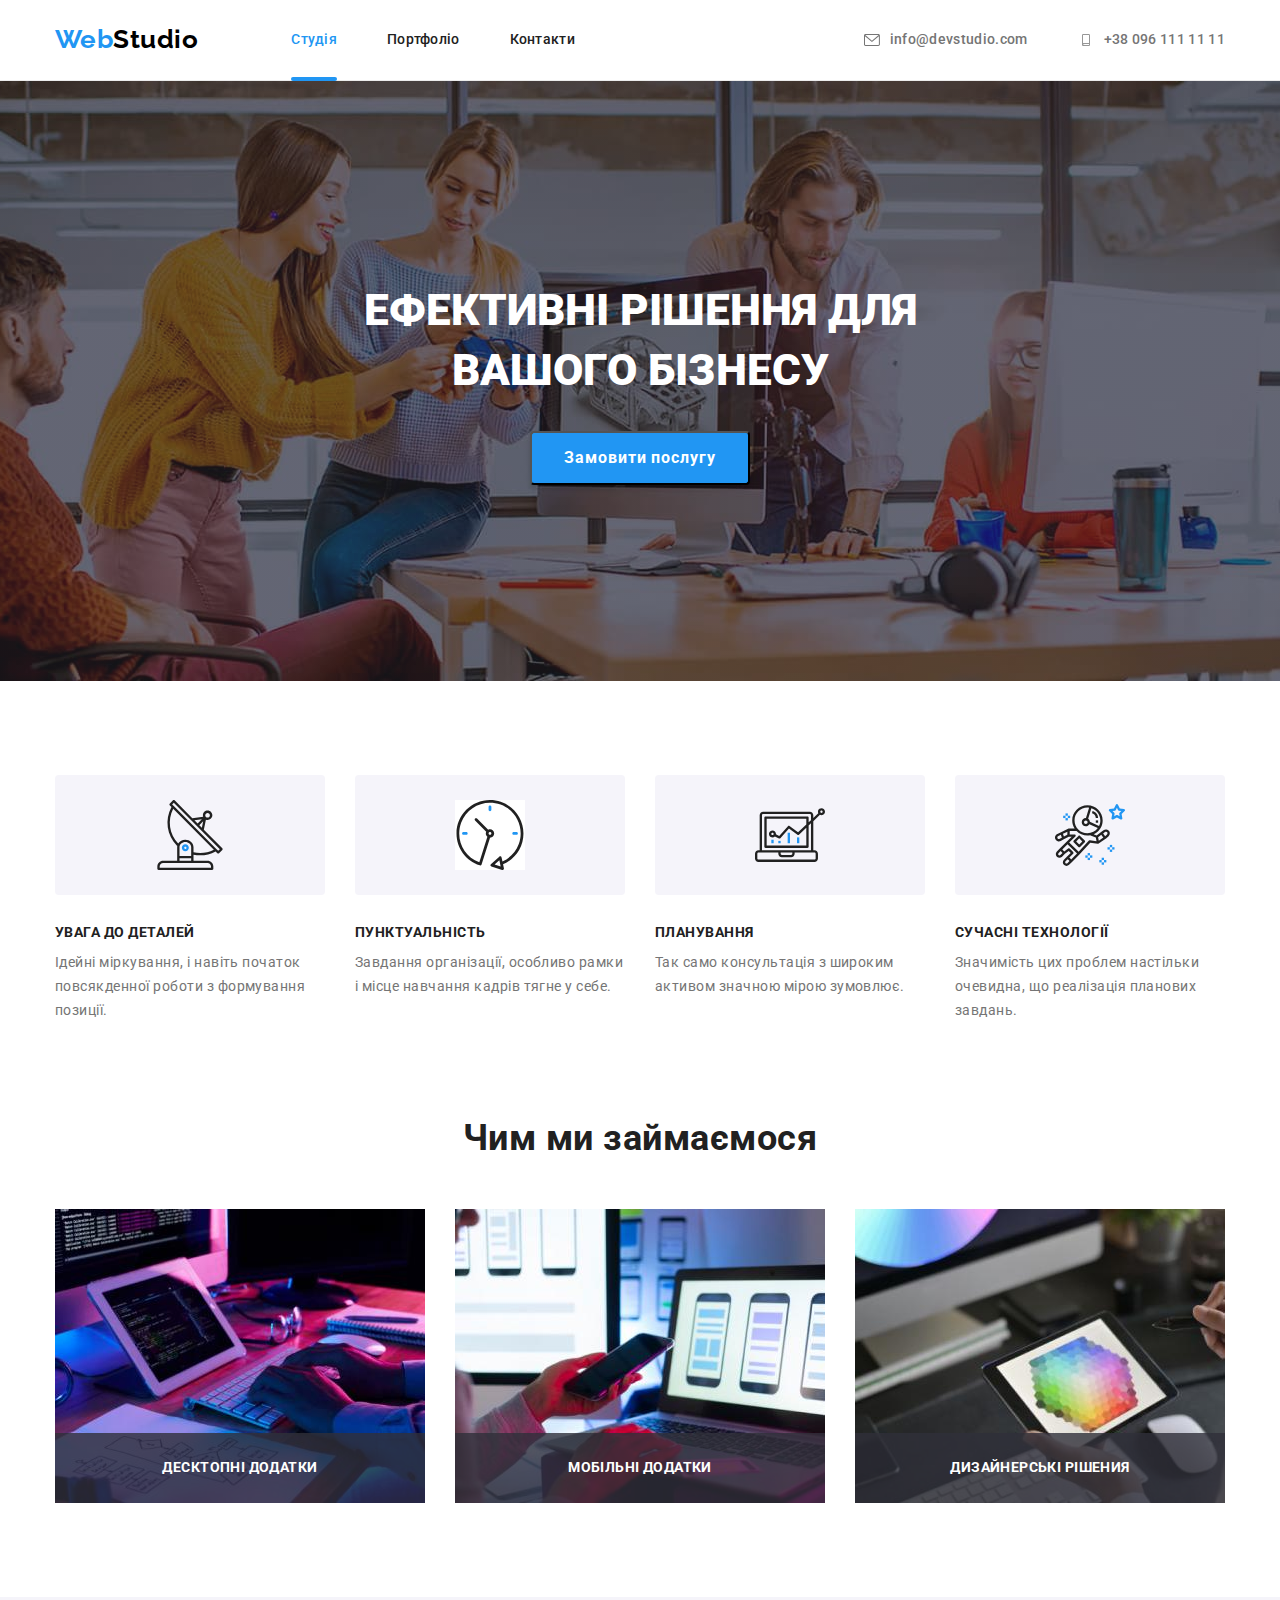
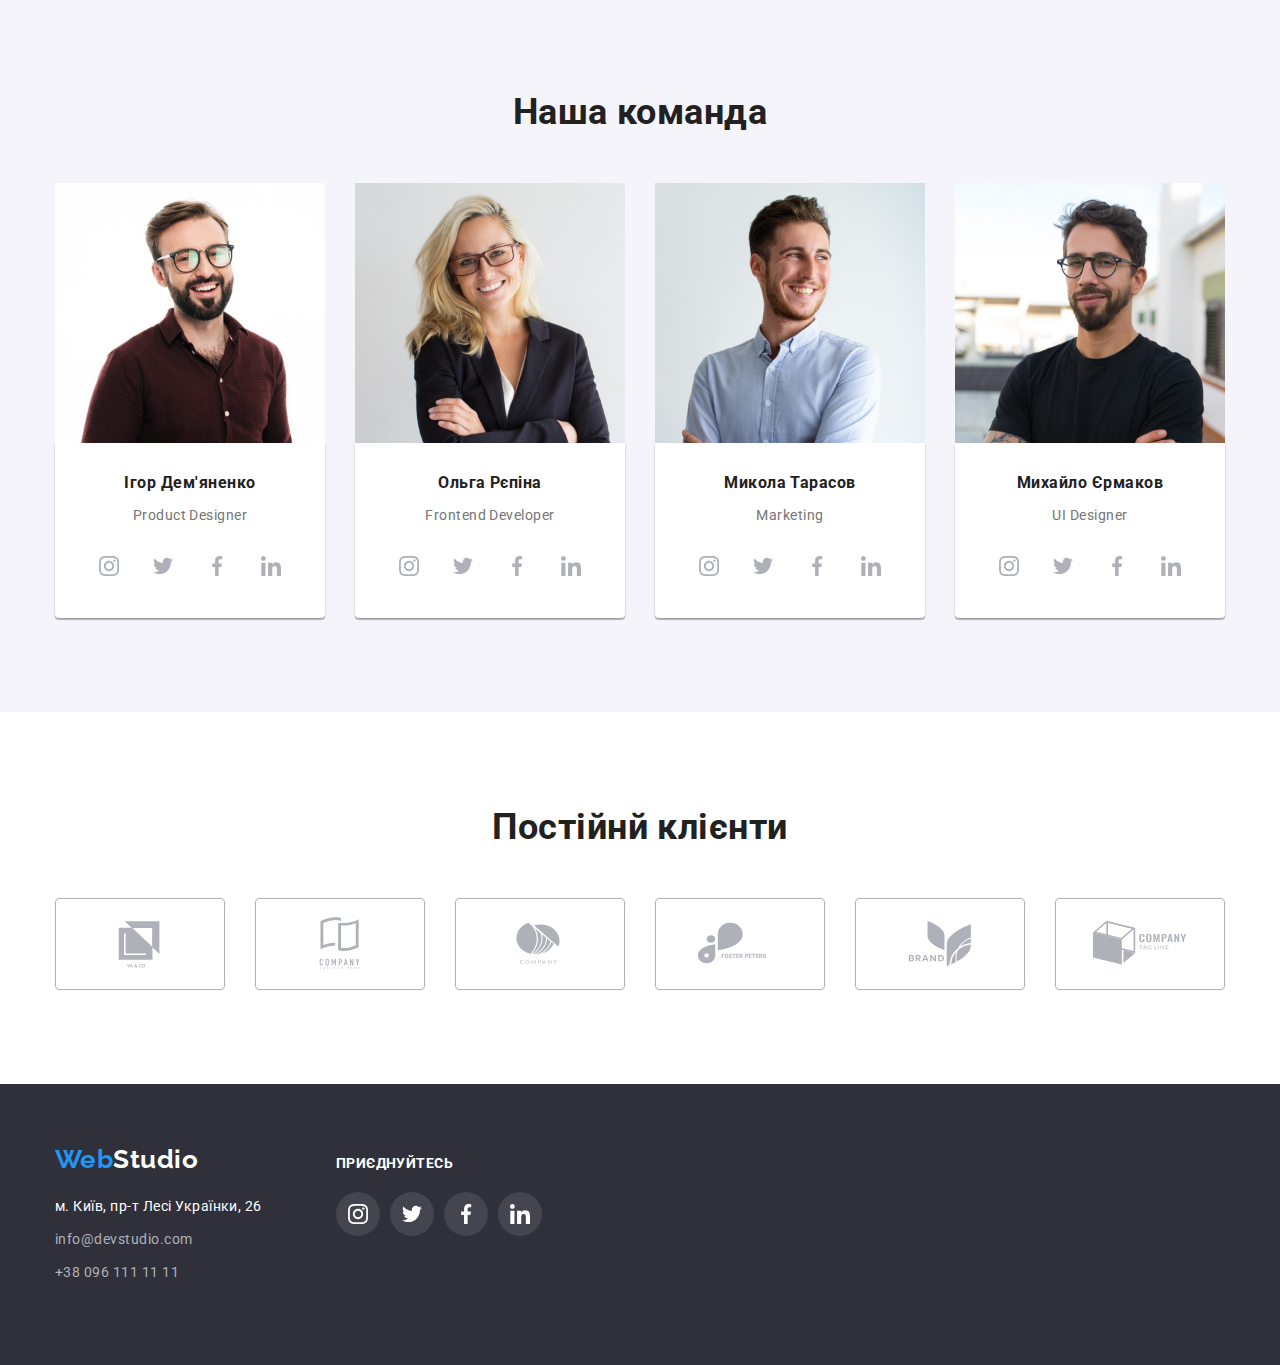
<file: index.html>
<!DOCTYPE html>
<html lang="uk">
<head>
    <meta charset="UTF-8">
    <meta http-equiv="X-UA-Compatible" content="IE=edge">
    <meta name="viewport" content="width=device-width, initial-scale=1.0">
    <title>Document</title>
    <link href="https://fonts.googleapis.com/css2?family=Raleway:wght@700&family=Roboto:wght@400;500;700;900&display=swap"
        rel="stylesheet"/>
    <link rel="stylesheet" href="https://cdnjs.cloudflare.com/ajax/libs/modern-normalize/1.1.0/modern-normalize.min.css" />  
    
    <link rel="stylesheet" href="./css/styles.css" />
</head>
<body>
    <!--Шапка сайта-->
    <header class="header-studio">
        <div class="container main-nav">
         <nav class="main-nav">
            <a href="./index.html" class="header-logo"> <span class="web">Web</span>Studio</a>
        <ul class="site-nav list">
            <li class="item"><a href="./index.html" class="link current">Студія</a></li>
            <li class="item" ><a href="./portfolio.html" class="link">Портфоліо</a></li>
            <li class="item" ><a href="" class="link">Контакти</a></li>
        </ul>
        </nav>
        
        <ul class="auth-nav list">
            <li class="item"><a href="./index.html" class="link mail">
                <svg class="contact-icon" width="16" height="12">
                    <use href="./images/sprite.svg#envelope"></use>
                </svg>
                info@devstudio.com</a></li>
            <li class="item" ><a href="./index.html" class="link phone">
                <svg class="contact-icon" width="16" height="12">
                    <use href="./images/sprite.svg#smartphone"></use>
                </svg>
                +38 096 111 11 11</a></li>
        </ul>
        </div>
    </header>
    <!--Основной контент-->
    <main>
   <section class="hero">
    <div class="container">
    
        <h1 class="hero-title" >ЕФЕКТИВНІ РІШЕННЯ ДЛЯ ВАШОГО БІЗНЕСУ</h1>
        <button data-modal-open type="button" class="btn">Замовити послугу</button> 

    </div>
    </section>
    <section class="section-dev">
        <div class="container dev">
        <!--Особенности работы-->
        <h2 hidden >Наші особливості</h2>
        <ul class="title">
            <li class="features icon-antenna" >
                <h3 class="section">УВАГА ДО ДЕТАЛЕЙ</h3>
                <p class="text">Ідейні міркування, і навіть початок повсякденної роботи з формування позиції.</p>
            </li>
            <li class="features icon-clock" >
                <h3 class="section">ПУНКТУАЛЬНІСТЬ</h3>
                <p class="text">Завдання організації, особливо рамки і місце навчання кадрів тягне у себе.</p>
            </li>
            <li class="features icon-diagram" >
                <h3 class="section">ПЛАНУВАННЯ</h3>
                <p class="text">Так само консультація з широким активом значною мірою зумовлює.</p>
            </li>
            <li class="features icon-astronaut" >
                <h3 class="section">СУЧАСНІ ТЕХНОЛОГІЇ</h3>
                <p class="text">Значимість цих проблем настільки очевидна, що реалізація планових завдань.</p>
            </li>
        </ul>
        </div>
    </section>
    <!--Блок устройств-->
    <section class="section-work">
        <div class="container">
             <h2 class="title-device">Чим ми займаємося</h2>
        <ul class="device">
            <li class="itn"> 
                 <img src="./images/box1.jpg" alt="pc" width="370">
                <div class="overlay">
                    <p class="overlay-text uppercase">Десктопні додатки</p>
                </div>
            </li>
            <li class="itn">
                 <img src="./images/box2.jpg" alt="mobile" width="370">
                <div class="overlay">
                    <p class="overlay-text uppercase">Мобільні додатки</p>
                </div>
            </li>
            <li class="itn">
                 <img src="./images/box3.jpg" alt="tablet" width="370">
                <div class="overlay">
                    <p class="overlay-text uppercase">Дизайнерські рішения</p>
                </div>
            </li>
       </ul>
    </div>
    </section>
    <!--Работники-->
    <section class="section-hum">
        <div class="container">
             <h2 class="title-human">Наша команда</h2>

        <ul class="human" >
            <li class="human-li" >
                  <img src="./images/img1.jpg" alt="demyanenko" class="photo" width="270">
                 <div class="content-wrapper">
                  <h3 class="section-name">Ігор Дем'яненко</h3>
                  <p class="text">Product Designer</p>
                  <ul class="soc-list-list">
                    <li class="soc-list">
                        <a href="" class="soc-list-link" aria-label="instagram">
                            <svg class="soc-list-icon" width="20" height="20">
                                <use href="./images/sprite.svg#instagram"></use>
                            </svg>
                        </a>
                    </li>
                    <li class="soc-list">
                        <a href="" class="soc-list-link" aria-label="twitter">
                            <svg class="soc-list-icon" width="20" height="20">
                                <use href="./images/sprite.svg#twitter"></use>
                            </svg>
                        </a>
                    </li>
                    <li class="soc-list">
                        <a href="" class="soc-list-link" aria-label="facebook">
                            <svg class="soc-list-icon" width="20" height="20">
                                <use href="./images/sprite.svg#facebook"></use>
                            </svg>
                        </a>
                    </li>
                    <li class="soc-list">
                        <a href="" class="soc-list-link" aria-label="linkedin">
                            <svg class="soc-list-icon" width="20" height="20">
                                <use href="./images/sprite.svg#linkedin"></use>
                            </svg>
                        </a>
                    </li>
                  </ul>
                </div>
             </li>
             <li class="human-li" >
                  <img src="./images/img2.jpg" alt="repina" class="photo" width="270">
                  <div class="content-wrapper">
                  <h3 class="section-name" >Ольга Рєпіна</h3>
                  <p class="text">Frontend Developer</p>
                  <ul class="soc-list-list">
                    <li class="soc-list">
                        <a href="" class="soc-list-link" aria-label="instagram">
                            <svg class="soc-list-icon" width="20" height="20">
                                <use href="./images/sprite.svg#instagram"></use>
                            </svg>
                        </a>
                    </li>
                    <li class="soc-list">
                        <a href="" class="soc-list-link" aria-label="twitter">
                            <svg class="soc-list-icon" width="20" height="20">
                                <use href="./images/sprite.svg#twitter"></use>
                            </svg>
                        </a>
                    </li>
                    <li class="soc-list">
                        <a href="" class="soc-list-link" aria-label="facebook">
                            <svg class="soc-list-icon" width="20" height="20">
                                <use href="./images/sprite.svg#facebook"></use>
                            </svg>
                        </a>
                    </li>
                    <li class="soc-list">
                        <a href="" class="soc-list-link" aria-label="linkedin">
                            <svg class="soc-list-icon" width="20" height="20">
                                <use href="./images/sprite.svg#linkedin"></use>
                            </svg>
                        </a>
                    </li>
                  </ul>
                </div>
             </li>
              <li class="human-li" >
                  <img src="./images/img3.jpg" alt="tarasov" class="photo"  width="270">
                  <div class="content-wrapper">
                  <h3 class="section-name">Микола Тарасов</h3>
                  <p class="text">Marketing</p>
                  <ul class="soc-list-list">
                        <li class="soc-list">
                            <a href="" class="soc-list-link" aria-label="instagram">
                                <svg class="soc-list-icon" width="20" height="20">
                                    <use href="./images/sprite.svg#instagram"></use>
                                </svg>
                            </a>
                        </li>
                        <li class="soc-list">
                            <a href="" class="soc-list-link" aria-label="twitter">
                                <svg class="soc-list-icon" width="20" height="20">
                                    <use href="./images/sprite.svg#twitter"></use>
                               </svg>
                            </a>
                        </li>
                        <li class="soc-list">
                            <a href="" class="soc-list-link" aria-label="facebook">
                               <svg class="soc-list-icon" width="20" height="20">
                                    <use href="./images/sprite.svg#facebook"></use>
                               </svg>
                            </a>
                        </li>
                         <li class="soc-list">
                            <a href="" class="soc-list-link" aria-label="linkedin">
                               <svg class="soc-list-icon" width="20" height="20">
                                   <use href="./images/sprite.svg#linkedin"></use>
                               </svg>
                            </a>
                       </li>
                    </ul>
                    </div>
            </li>
               <li class="human-li">
                  <img src="./images/img4.jpg" alt="ermakov" class="photo"  width="270">
                  <div class="content-wrapper">
                  <h3 class="section-name">Михайло Єрмаков</h3>
                  <p class="text">UI Designer</p>
                  <ul class="soc-list-list">
                    <li class="soc-list">
                        <a href="" class="soc-list-link" aria-label="instagram">
                            <svg class="soc-list-icon" width="20" height="20">
                                <use href="./images/sprite.svg#instagram"></use>
                            </svg>
                        </a>
                    </li>
                    <li class="soc-list">
                        <a href="" class="soc-list-link" aria-label="twitter">
                            <svg class="soc-list-icon" width="20" height="20">
                                <use href="./images/sprite.svg#twitter"></use>
                            </svg>
                        </a>
                    </li>
                    <li class="soc-list">
                        <a href="" class="soc-list-link" aria-label="facebook">
                            <svg class="soc-list-icon" width="20" height="20">
                                <use href="./images/sprite.svg#facebook"></use>
                            </svg>
                        </a>
                    </li>
                    <li class="soc-list">
                        <a href="" class="soc-list-link" aria-label="linkedin">
                            <svg class="soc-list-icon" width="20" height="20">
                                <use href="./images/sprite.svg#linkedin"></use>
                            </svg>
                        </a>
                    </li>
                  </ul>
                </div>
            </li>
            </ul>
        </div>
     </section>
     <!-- Постійні кліенти -->
     <section class="clients">
        <div class="container">
            <h2 class="title-clients">Постійнй клієнти</h2>
            <ul class="clients-list">
                <li class="clients-li">
                    <a class="clients-link" href="http://" aria-label="client ya co">
                        <svg class="clients-icon" width="41" height="47">
                        <use href="./images/sprite.svg#Logo4"></use>
                        </svg>
                        </a>
                </li>

                <li class="clients-li">
                    <a class="clients-link" href="http://" aria-label="client company">
                        <svg class="clients-icon" width="40" height="52">
                            <use href="./images/sprite.svg#Logo3"></use>
                        </svg>
                    </a>
                </li>
                <li class="clients-li">
                    <a class="clients-link" href="http://" aria-label="company client">
                        <svg class="clients-icon" width="43" height="41">
                            <use href="./images/sprite.svg#Logo2"></use>
                        </svg>
                    </a>
                </li>
                <li class="clients-li">
                    <a class="clients-link" href="http://" aria-label="company foster">
                        <svg class="clients-icon" width="84" height="41">
                            <use href="./images/sprite.svg#Logo5"></use>
                        </svg>
                    </a>
                </li>
                <li class="clients-li">
                    <a class="clients-link" href="http://" aria-label="company brand">
                        <svg class="clients-icon" width="62" height="45">
                            <use href="./images/sprite.svg#Logo"></use>
                        </svg>
                    </a>
                </li>
                <li class="clients-li">
                    <a class="clients-link" href="http://" aria-label="company tag">
                        <svg class="clients-icon" width="94" height="44">
                            <use href="./images/sprite.svg#Logo1"></use>
                        </svg>
                    </a>
                </li>
            </ul>
        </div>
     </section>
    </main>
     <!--Адрес-->
     <footer class="footer">
        <div class="container">
            <div class="web-studio">
        <a href="./index.html" class="link-foter">Web<span class="studio">Studio</span></a>
        
       <address>
        <ul class="address-list">
              <li> <a href="https://goo.gl/maps/6qtqJBFyEh22gSjXA" class="link-map">  м. Київ, пр-т Лесі Українки, 26 </a></li>
              <li><a href="./index.html" class="link-mail">info@devstudio.com</a></li>
              <li><a href="tel:+380961111111" class="link-tel">+38 096 111 11 11</a></li>
        </ul>
       </address>
    </div>
    <div class="soc-studio">
        <p class="footer-soc-title">ПРИЄДНУЙТЕСЬ</p>
        <ul class="footer-soc-list">
            <li class="footer-soc-item">
                <a href="" class="footer-soc-link">
                    <svg class="footer-soc-ikon" >
                        <use href="./images/sprite.svg#instagram-f"></use>
                    </svg>
                </a>
            </li>
            <li class="footer-soc-item">
                <a href="" class="footer-soc-link">
                    <svg class="footer-soc-ikon">
                        <use href="./images/sprite.svg#twitter-f"></use>
                    </svg>
                </a>
            </li>
            <li class="footer-soc-item">
                <a href="" class="footer-soc-link">
                    <svg class="footer-soc-ikon" >
                        <use href="./images/sprite.svg#facebook-f"></use>
                    </svg>
                </a>
            </li>
            <li class="footer-soc-item">
                <a href="" class="footer-soc-link">
                    <svg class="footer-soc-ikon" >
                        <use href="./images/sprite.svg#linkedin-f"></use>
                    </svg>
                </a>
            </li>
        </ul>
    </div>
    </div>
     </footer>
    <div class="backdrop is-hidden" data-modal>
        <div class="modal">
            <button class="modal-btn" type="button" data-modal-close>
                <svg class="close-icon">
                    <use href="./images/sprite.svg#close"></use>
                </svg>
            </button>
        </div>
    </div>
    <script src="./js/modal.js"></script>
</body>
</html>
</file>
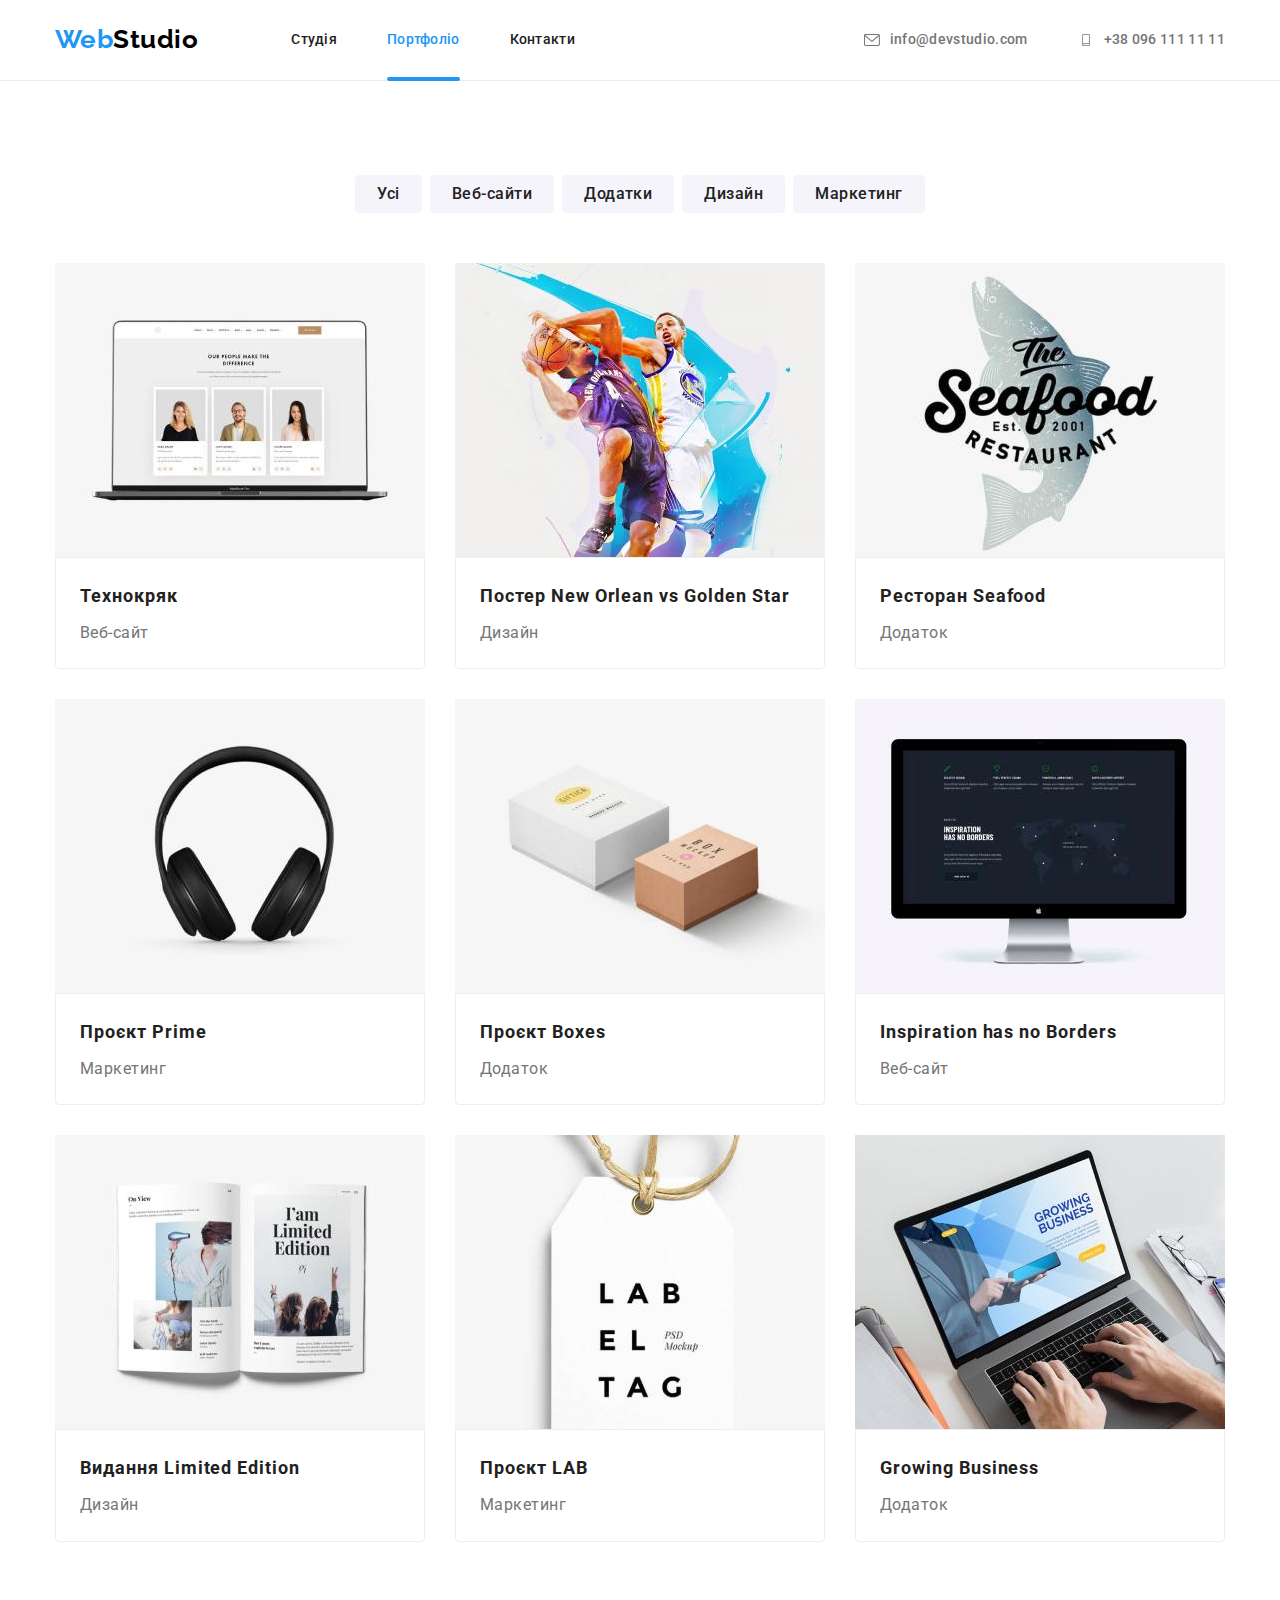
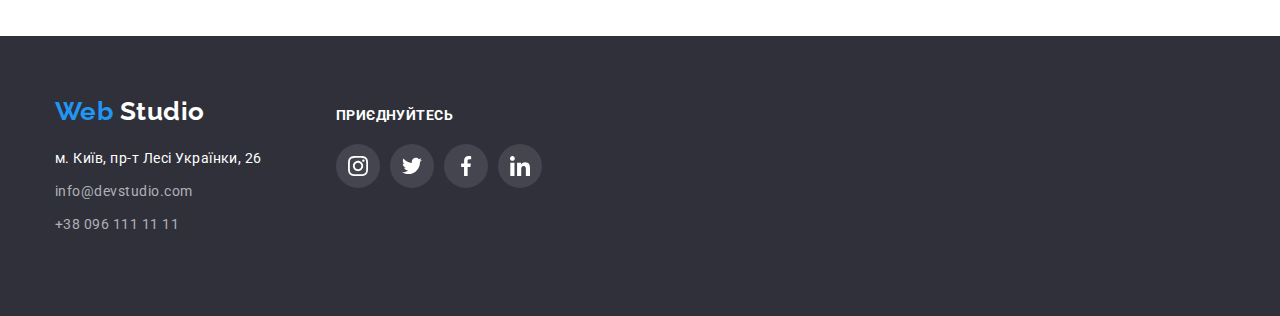
<file: portfolio.html>
<!DOCTYPE html>
<html lang="uk">
<head>
    <meta charset="UTF-8">
    <meta http-equiv="X-UA-Compatible" content="IE=edge">
    <meta name="viewport" content="width=device-width, initial-scale=1.0">
    <title>Document</title>
    <link
        href="https://fonts.googleapis.com/css2?family=Raleway:wght@700&family=Roboto:wght@400;500;700;900&display=swap"
        rel="stylesheet" />
    <link rel="stylesheet" href="https://cdnjs.cloudflare.com/ajax/libs/modern-normalize/1.1.0/modern-normalize.min.css" />
    <link rel="stylesheet" href="./css/styles.css" />
   
</head>
<body>
    <!--Шапка портфолио-->
    <header class="header-port">
        <div class="container main-nav">
    <nav class="main-nav" >
        <a href="./index.html" class="header-logo" ><span class="web">Web</span>Studio</a>
        <ul class="site-nav list">
            <li class="item" ><a href="./index.html" class="link">Студія</a></li>
            <li class="item" ><a href="./portfolio.html" class="link current">Портфоліо</a></li>
            <li class="item" ><a href="" class="link">Контакти</a></li>
        </ul>
        </nav>
        <ul class="auth-nav list">
            <li class="item" ><a href="" class="link mail">
                <svg class="contact-icon" width="16" height="12">
                    <use href="./images/sprite.svg#envelope"></use>
                </svg>
                info@devstudio.com</a></li>
            <li class="item" ><a href="" class="link phone">
                <svg class="contact-icon" width="16" height="12">
                    <use href="./images/sprite.svg#smartphone"></use>
                </svg>
                +38 096 111 11 11</a></li>
        </ul>
        
       </div>
    </header>
    <!--Кнопки-->
      <main>
   <section class="port-bgc">
    <div class="container">
    <h1 hidden>Портфолио</h1>
   
    <ul class="button" >
        <li class="buttons" ><button type="button" class="port-btn">Усі</button></li>
        <li class="buttons" ><button type="button" class="port-btn">Веб-сайти</button></li>
        <li class="buttons" ><button type="button" class="port-btn">Додатки</button></li>
        <li class="buttons" ><button type="button" class="port-btn">Дизайн</button></li>
        <li class="buttons" ><button type="button" class="port-btn">Маркетинг</button></li>
    </ul>


    <ul class="foto">
<li class="iten">
    <a class="foto-item"  href="">
        <div class="card-thumb">
    <img src="./images/project1.jpg" alt="techno" class="card" width="370">
    <div class="thumb-box">
        <p class="thumb-text">Ресурс пропонує комплексні пропозиції з різним рівнем функціоналу та сервісів. Все це
             дозволить відвідувачу отримати
            вичерпні відомості про компанію чи приватну особу.</p>
    </div>
    </div>
    <div class="title-text" >
    <h2 class="port-title">Технокряк</h2>
    <p class="port-text">Веб-сайт</p>

</div>
</a>
</li>
<li class="iten" >
    <a class="foto-item" href="">
    <div class="card-thumb">
    <img src="./images/project2.jpg" alt="poster" class="card"  width="370">
    <div class="thumb-box">
        <p class="thumb-text">Ресурс пропонує комплексні пропозиції з різним рівнем функціоналу та сервісів. Все це
            дозволить відвідувачу отримати
            вичерпні відомості про компанію чи приватну особу.</p>
    </div>
    </div>
    <div  class="title-text" >
    <h2 class="port-title">Постер New Orlean vs Golden Star</h2>
    <p class="port-text">Дизайн</p>
   </div>
   </a>
</li>
<li class="iten">
    <a class="foto-item" href="">
        <div class="card-thumb">
    <img src="./images/project3.jpg" alt="seafood" class="card"  width="370">
    <div class="thumb-box">
        <p class="thumb-text">Ресурс пропонує комплексні пропозиції з різним рівнем функціоналу та сервісів. Все це
            дозволить відвідувачу отримати
            вичерпні відомості про компанію чи приватну особу.</p>
    </div>
    </div>
    <div class="title-text" >
    <h2 class="port-title">Ресторан Seafood</h2>
    <p class="port-text">Додаток</p>
    </div>
    </a>
</li>
<li class="iten">
    <a class="foto-item" href="">
        <div class="card-thumb">
    <img src="./images/project4.jpg" alt="prime" class="card"  width="370">
    <div class="thumb-box">
        <p class="thumb-text">Ресурс пропонує комплексні пропозиції з різним рівнем функціоналу та сервісів. Все це
            дозволить відвідувачу отримати
            вичерпні відомості про компанію чи приватну особу.</p>
    </div>
    </div>
    <div class="title-text" >
    <h2 class="port-title">Проєкт Prime</h2>
    <p class="port-text">Маркетинг</p>
    </div>
    </a>
</li>
<li class="iten">
    <a class="foto-item" href="">
        <div class="card-thumb">
    <img src="./images/project5.jpg" alt="boxes" class="card"  width="370">
    <div class="thumb-box">
        <p class="thumb-text">Ресурс пропонує комплексні пропозиції з різним рівнем функціоналу та сервісів. Все це
            дозволить відвідувачу отримати
            вичерпні відомості про компанію чи приватну особу.</p>
    </div>
    </div>
    <div class="title-text" >
    <h2 class="port-title">Проєкт Boxes</h2>
    <p class="port-text">Додаток</p>
    </div>
    </a>
</li>
<li class="iten">
    <a class="foto-item" href="">
        <div class="card-thumb">
    <img src="./images/project6.jpg" alt="inspiration" class="card"  width="370">
    <div class="thumb-box">
        <p class="thumb-text">Ресурс пропонує комплексні пропозиції з різним рівнем функціоналу та сервісів. Все це
            дозволить відвідувачу отримати
            вичерпні відомості про компанію чи приватну особу.</p>
    </div>
    </div>
    <div class="title-text" >
    <h2 class="port-title">Inspiration has no Borders</h2>
    <p class="port-text">Веб-сайт</p>
    </div>
    </a>
</li>
<li class="iten">
    <a class="foto-item" href="">
        <div class="card-thumb">
    <img src="./images/project7.jpg" alt="limited"  class="card" width="370">
    <div class="thumb-box">
        <p class="thumb-text">Ресурс пропонує комплексні пропозиції з різним рівнем функціоналу та сервісів. Все це
            дозволить відвідувачу отримати
            вичерпні відомості про компанію чи приватну особу.</p>
    </div>
    </div>
    <div class="title-text" >
    <h2 class="port-title">Видання Limited Edition</h2>
    <p class="port-text">Дизайн</p>
    </div>
    </a>
</li>
<li class="iten">
    <a class="foto-item" href="">
        <div class="card-thumb">
    <img src="./images/project8.jpg" alt="LAB" class="card" width="370">
    <div class="thumb-box">
        <p class="thumb-text">Ресурс пропонує комплексні пропозиції з різним рівнем функціоналу та сервісів. Все це
            дозволить відвідувачу отримати
            вичерпні відомості про компанію чи приватну особу.</p>
    </div>
    </div>
    <div class="title-text" >
    <h2 class="port-title">Проєкт LAB</h2>
    <p class="port-text">Маркетинг</p>
    </div>
    </a>
</li>
<li class="iten">
    <a class="foto-item" href="">
        <div class="card-thumb">
    <img src="./images/project9.jpg" alt="business" class="card"  width="370">
    <div class="thumb-box">
        <p class="thumb-text">Ресурс пропонує комплексні пропозиції з різним рівнем функціоналу та сервісів. Все це
            дозволить відвідувачу отримати
            вичерпні відомості про компанію чи приватну особу.</p>
    </div>
    </div>
    <div class="title-text" >
    <h2 class="port-title">Growing Business</h2>
    <p class="port-text">Додаток</p>
    </div>
    </a>
</li>
</ul>
    
</div>
</section>
</main>
        <!--Адрес-->
     <footer class="footer">
        <div class="container">
            <div class="web-studio">
        <a href="./index.html" class="link-foter">Web <span class="studio">Studio</span></a>
       
        
<address>
        <ul class="address-list">
              <li><a href="https://goo.gl/maps/6qtqJBFyEh22gSjXA" class="link-map">  м. Київ, пр-т Лесі Українки, 26 </a></li>
              <li><a href="./index.html" class="link-mail">info@devstudio.com</a></li>
              <li><a href="tel:+380961111111" class="link-tel">+38 096 111 11 11</a></li>
        </ul>
</address>
</div>
    <div class="soc-studio">
        <h3 class="footer-soc-title">ПРИЄДНУЙТЕСЬ</h3>
        <ul class="footer-soc-list">
            <li class="footer-soc-item">
                <a href="" class="footer-soc-link">
                    <svg class="footer-soc-ikon" >
                        <use href="./images/sprite.svg#instagram-f"></use>
                    </svg>
                </a>
            </li>
            <li class="footer-soc-item">
                <a href="" class="footer-soc-link">
                    <svg class="footer-soc-ikon" >
                        <use href="./images/sprite.svg#twitter-f"></use>
                    </svg>
                </a>
            </li>
            <li class="footer-soc-item">
                <a href="" class="footer-soc-link">
                    <svg class="footer-soc-ikon" >
                        <use href="./images/sprite.svg#facebook-f"></use>
                    </svg>
                </a>
            </li>
            <li class="footer-soc-item">
                <a href="" class="footer-soc-link">
                    <svg class="footer-soc-ikon" >
                        <use href="./images/sprite.svg#linkedin-f"></use>
                    </svg>
                </a>
            </li>
        </ul>
    </div>
    </div>
     </footer>
    
</body>
</html>
</file>
<file: css/styles.css>
:root {
    --primary-text-color:#212121;
    --p-text-color:#757575;
    --accent-color:#2196F3;
    --primary-white-color:#FFFFFF;
    --bgc-color:#F5F5F5;
    --silver-bgc:#F5F4FA;

    --portfolio-overlay-color: rgba(33, 150, 243, 0.9);
    --transition-duration: 250ms;
    --transition-timing-function: cubic-bezier(0.4, 0, 0.2, 1);
}

/* body */
body {
    background-color:var(--primary-white-color);
    color:#212121 ;
    font-family: Roboto, sans-serif;
}
/* Utility */
ul {
    list-style: none;
}

.text {
    text-align: left;
    margin-top: 0px;
    margin-bottom: 0px;
    font-weight: 400;
    font-size: 14px;
    line-height: 1.71;
    letter-spacing: 0.03rem;
    color: #757575;
}

.title {
    text-align: left;
    margin: 0px;
    padding: 0px;
    font-weight: 700;
    font-size: 36px;
    line-height: 1.17;
    letter-spacing: 0.03rem;
}
h1,
h2,
h3,
h4,
h5,
h6,
p,
ul {
    margin: 0;
    padding: 0;
}

img {
    display: block;
    max-width: 100%;
    height: auto;
}



/* containers */
.container {
margin-left: auto;
margin-right: auto;
padding-left: 15px;
padding-right: 15px;
width: 1200px;

}
 /* outline: 2px solid tomato; */
/* header */
.main-nav {
    display: flex;
    align-items: center;
}
 .header-logo {
    color: #000000;
    font-family: Raleway,sans-serif;
    font-weight: 700;
    font-size: 26px;
    line-height: 1.2;
    letter-spacing: 0.03rem;
    text-decoration: none;
}

/* site nav */


.site-nav {
    display: flex;
    margin-left: 93px;
}

.site-nav .item + .item {
    margin-left: 50px;
}

/* .site-nav .link {
    display: block;
    color: #000000; */
   
 

.site-nav .link:hover,
.site-nav .link:focus {
    color: #2196F3;
}

.site-nav .link.current {
    color: var(--accent-color);
}

.site-nav .link {
    position: relative;
    display: block;
    font-family: Roboto, sans-serif;
    padding-top: 32px;
    padding-bottom: 32px;
    color: var(--primary-text-color);
    text-decoration: none;
    font-weight: 500;
    font-size: 14px;
    line-height: 1.14;
    letter-spacing: 0.02em;
    text-decoration: none;
    transition-property: color;
    transition-duration: var(--transition-duration);
    transition-timing-function: var(--transition-timing-function);
}

.site-nav .link::after {
    content: '';
    display: block;
    position: absolute;
    width: 100%;
    height: 4px;
    bottom: -1px;
    border-radius: 2px;
}

.site-nav .link.current::after {
    background-color: var(--accent-color);
}
/* auth nav */
.auth-nav {
    display: flex;
    margin-left: auto;
}
.auth-nav .item + .item {
    margin-left: 50px;
}

.auth-nav .link {
    display: flex;
    align-items: center;
    color: var(--p-text-color);
    font-family: Roboto, sans-serif;
    font-weight: 500;
    font-size: 14px;
    line-height: 1.14;
    letter-spacing: 0.02rem;
    text-decoration: none;
    padding: 32px 0;
    transition-property: color;
    transition-duration: var(--transition-duration);
    transition-timing-function: var(--transition-timing-function);
}




.auth-nav .link:hover,
.auth-nav .link:focus {
    color: #2196F3;
}

.contact-icon {
    fill: currentColor;
    margin-right: 10px;
    
}
.contact-icon:hover{
    fill: var(--accent-color);

}

.header-studio,
.header-port{
    background-color: var(--primary-white-color);
    border-bottom: 1px solid #ECECEC;
}

.web {
    color: var(--accent-color);
}
.studio {
    color: var(--primary-white-color);
}

.header-logo:focus {
    color:#2196F3 ;
}

/* цвет фона  #F5F5F5 */
/* акцент #2196F3 */
/* белый #FFFFFF */
/* основ цвет текста #212121 */
/* цвет лого #000000 и #2196F3 */
/* hooter bgc #2F303A */
/* hooter text #FFFFFF */
/* command bgc #F5F4FA  */
/* footer bgc #2F303A */
/* цвет абзацов #757575 */



/* hero */
.hero{
    padding-top: 200px;
    padding-bottom: 200px;
    text-align: center;
    background-color: #2F303A;
}
.hero {
  max-width: 1600px;
  height: 600px;
  background-image:linear-gradient(to right,
rgba(47, 48, 58, 0.4),
rgba(47, 48, 58, 0.4) ),
  url(../images/img.jpg);
  background-size: cover;
 background-repeat: no-repeat;
 background-position: center;
 margin: auto;
}
/* rgba(47, 48, 58, 0.4); */
.hero-title {
    width: 696px;
    margin: auto;
    margin-bottom: 30px;
    color:var(--primary-white-color);
    font-family: 'Roboto';
    font-weight: 900;
    font-size: 44px;
    line-height: 1.36;
    
    
}

/* button */
.button {
    
    gap: 8px;
    margin-bottom: 50px;
    display: flex;
    justify-content: center;

}



.btn{
    display: inline-block;
    min-width: 216px;
    padding: 10px 32px;
    background-color: var(--accent-color);
    color: var(--primary-white-color);
    font-family: Roboto;
     font-weight: 700;
     font-size: 16px;
    line-height: 1.9;
    align-items: center;
    text-align: center;
    letter-spacing: 0.06em;
    cursor: pointer;
    box-shadow: 0px 4px 4px rgba(0, 0, 0, 0.15);
     border-radius: 4px;
    transition-property: color, background-color, box-shadow;
    transition-duration: var(--transition-duration);
    transition-timing-function: var(--transition-timing-function);
}

.btn:hover,
.btn:focus {
    background-color: var(--primary-white-color);
    color: var(--primary-text-color);
}
.port-btn{
    display: inline-block;
    margin: 0;
    padding: 6px 22px;
    color: var(--primary-text-color);
    background-color:var(--silver-bgc);
    font-family: Roboto;
    font-weight: 500;
     font-size: 16px;
     line-height: 1.6;
    text-align: center;
    letter-spacing: 0.03em;
    border-radius: 4px;
    cursor: pointer;
    border: #EEEEEE;
    transition-property: color, background-color, filter;
    transition-duration: var(--transition-duration);
    transition-timing-function: var(--transition-timing-function);
}
.port-btn:hover,
.port-btn:focus {
    color: var(--primary-white-color);
    background-color: var(--accent-color);
    filter: drop-shadow(0px 4px 4px rgba(0, 0, 0, 0.25));
    }



/* bgc color section */
.port-bgc.section-dev {
    background-color:var(--bgc-color);
}
.port-bgc {
    padding: 94px 0;
       
}
.header-port .header-studio{
    background-color: var(--primary-white-color);
}
/* container dev */
.container .title {
    display: flex;

}
.title .features {
 width: 270px;
 margin-right: 30px;
}
.features:last-child {
    margin-right: 0px;
}
.features::before {
    content: "";
    display: block;
    width: 270px;
    height: 120px;
    background-color: #F5F4FA;
    background-repeat: no-repeat;
    background-position: center;
    border-radius: 4px;
    margin-bottom: 30px;
}
.icon-antenna::before{
    background-image: url(../images/antenna.svg);
}
.icon-clock::before {
    background-image: url(../images/clock.svg);
}
.icon-diagram::before {
    background-image: url(../images/diagram.svg);
}
.icon-astronaut::before {
    background-image: url(../images/astronaut.svg);
}
 .device {
    display: flex;
    margin:auto;
    padding: 0px;
    gap: 30px;

}
.title-device{
    
    margin-bottom: 50px;
    text-align: center;
    font-weight: 700;
        font-size: 36px;
        line-height: 1.17;
        letter-spacing: 0.03rem;
}
.title-human {
    margin-bottom: 50px ;
    text-align: center;
    font-weight: 700;
        font-size: 36px;
        line-height: 1.17;
        letter-spacing: 0.03rem;
}
.section-hum .human {
    display: flex;
    text-align: center;
    margin: 0;
    gap: 30px;
   
}
.section-hum{
    padding-top: 94px;
    padding-bottom: 94px;
}
.human .text {
    text-align: center;
    margin-bottom: 16px;
}
.section-name {
    font-size: 16px;
    font-weight: 700;
    line-height: 1.19;
    letter-spacing: 0.03em;
    text-align: center;
    color: var(--title-text-color);
    margin-bottom: 12px;
   
}
/* text h2 h3 p */
.section-hum {
    background-color:#F5F4FA;
}
.soc-list-icon {
    width: 20px;
    height: 20px;
    fill: #AFB1B8;
    transition-property: fill;
    transition-duration: var(--transition-duration);
    transition-timing-function: var(--transition-timing-function);
    
}
.soc-list-list {
    display: flex;
    justify-content: center;
    gap: 10px;
}
.soc-list-link {
    display: flex;
    align-items: center;
    justify-content: center;
    width: 44px;
    height: 44px;
    border-radius: 50%;
    background-color: #FFFFFF;
    transition-property: background-color;
    transition-duration: var(--transition-duration);
    transition-timing-function: var(--transition-timing-function);
}
.soc-list-link:hover,
.soc-list-link:focus {
    background-color: var(--accent-color);
}
.soc-list-link:hover .soc-list-icon,
.soc-list-link:focus .soc-list-icon {
  fill: var(--primary-white-color);
}
.content-wrapper {
    padding-bottom: 30px;
    box-shadow: 0px 1px 3px rgba(0, 0, 0, 0.12), 0px 1px 1px rgba(0, 0, 0, 0.14), 0px 2px 1px rgba(0, 0, 0, 0.2);
    border-radius: 0px 0px 4px 4px;
     padding-top: 30px;
}

.human-li {
    background-color: #FFFFFF;
    border-radius: 4px;
   
}

.section-dev .section {
    margin-bottom: 10px;
    font-weight: 700;
    font-size: 14px;
    line-height: 1.14;
    letter-spacing: 0.03rem;
    
}
.section-dev {
    padding: 94px 0;
}
.section-dev .container{
    padding-bottom: 0px;
}

.section-work .title {
    margin-bottom: 50px;

}
.section-work {
    padding-bottom: 94px;
}
.port-title{
        margin-bottom: 4px;
        font-weight: 700;
        font-size: 18px;
        line-height:2;
        letter-spacing: 0.06rem;
        color: #212121;
}
.port-text{
        font-weight: 400;
        font-size: 16px;
        line-height: 1.9;
        letter-spacing: 0.03rem;
        color: var(--p-text-color);
}
/* footer styles */
.link-tel, .link-mail{
        font-family: 'Roboto';
        font-style:normal;
        font-weight: 400;
        font-size: 14px;
        line-height: 1.71;
        letter-spacing: 0.03rem;
        color: rgba(255, 255, 255, 0.6);
        text-decoration: none;
        color: #AFB1B8;
        transition-property: color;
        transition-duration: var(--transition-duration);
        transition-timing-function: var(--transition-timing-function);
}
/* container foto */
.container .foto {
    display: flex;
    flex-wrap: wrap;
    gap: 30px;
}
.foto {
    padding: 0px;
    margin: 0px;
}

.foto .card {
    margin: 0;
    padding-left: 0px;
}


.foto-item:hover,
.foto-item:focus{
    box-shadow: 0px 1px 1px rgba(0, 0, 0, 0.12), 0px 4px 4px rgba(0, 0, 0, 0.06), 1px 4px 6px rgba(0, 0, 0, 0.16);
}
.title-text {
    padding-bottom: 20px;
    padding-top: 20px;
    padding-right: 24px;
    padding-left: 24px;
    border: 1px solid #EEEEEE;
}
.clients {
    padding-top: 94px;
    padding-bottom: 94px;
}
.title-clients {
    margin-bottom: 50px;
    text-align: center;
    font-weight: 700;
    font-size: 36px;
    line-height: 1.17;
    letter-spacing: 0.03rem;
}
footer{
    background-color: #2F303A;
    
}
.footer {
padding: 60px 0px;
}
.footer-soc-title {
    font-family: 'Roboto';
    font-style: normal;
    font-weight: 700;
    font-size: 14px;
    line-height: 1.14;
    letter-spacing: 0.03em;
    text-transform: uppercase;
    color: #FFFFFF;
    text-align: left;
    margin-bottom: 20px;

}
.footer-soc-list {
    display: flex;
    justify-content: center;
    gap: 10px;
}





.footer-soc-ikon {
    
    display: flex;
    justify-content: center;
    text-align: center;
    width: 20px;
    height: 20px;
    
}
.footer-soc-link {
    display: flex;
    justify-content: center;
    align-items: center;
    height: 44px;
    width: 44px;
    border-radius: 50%;
    color: var(--white-color);
        background-color: rgba(255, 255, 255, 0.1);
        transition-property: background-color;
        transition-duration: var(--transition-duration);
        transition-timing-function: var(--transition-timing-function);
    
}
.footer-soc-link:hover,
.footer-soc-link:focus {
    background-color: var(--accent-color);
}
.link-map {
        font-style:normal;
        font-weight: 400;
        font-size: 14px;
        line-height: 1.71;
        letter-spacing: 0.03rem;
        color: #FFFFFF;
        text-decoration: none;
        transition-property: color;
        transition-duration: var(--transition-duration);
        transition-timing-function: var(--transition-timing-function);
}
.link-tel:hover,
.link-mail:hover,
.link-map:hover{
    color: var(--accent-color);
}
.link-foter {
    font-family: Raleway;
    font-weight: 700;
    font-size: 26px;
    line-height: 1.19;
    letter-spacing: 0.03rem;
    color: #2196F3;
    text-decoration: none;
    padding-left: 0px;
    margin-bottom: 20px;
    transition-property: color, background-color, box-shadow;
    transition-duration: var(--transition-duration);
    transition-timing-function: var(--transition-timing-function);
}
.web-studio {
    display: inline-grid;
        align-items: baseline;
    padding: 0;
    margin-bottom: 20px;
    margin-right: 70px;
}
.soc-studio {
    display: inline-grid;
        align-items: baseline;
        padding: 0;
        width: 206px;
        height: 80px;
   
}
.address-list {
    padding: 0;
    margin: 0;
    color: #AFB1B8;
    transition-property: color;
    transition-duration: var(--transition-duration);
    transition-timing-function: var(--transition-timing-function);

}
.address-list li:not(:last-child){

    margin-bottom: 9px;
}
.address {
    padding: 0;
}
.clients-list {
    display: flex;
    justify-content: center;
}
.clients-icon {
    width: 106px;
    height: 60px;
    fill: currentColor;
    background-color: #FFFFFF;
}
.clients-icon:hover,
.clients-icon:focus {
    fill: var(--accent-color);
}
.clients-li:not(:last-child) {
    margin-right: 30px;
}

.clients-li{
    width: 170px;
    height: 92px;
}
.clients-link {
    display: flex;
     height: 100%;
    align-items: center;
    justify-content: center;
    color: #AFB1B8;
    border: 1px solid #AFB1B8;
    border-radius: 4px;
    transition-property: color, border-color;
    transition-duration: var(--transition-duration);
    transition-timing-function: var(--transition-timing-function);
   
}
.clients-link:hover,
.clients-link:focus {
    color: var(--accent-color);
    border-color: var(--accent-color);
}

 .clients .container {
    padding: 0;
 }
 .title-text {
    border-radius: 0px 0px 4px 4px;
 }
 .title-text:hover,
 .title-text:focus {
   box-shadow: 0px 1px 3px rgba(0, 0, 0, 0.12), 0px 1px 1px rgba(0, 0, 0, 0.14), 0px 2px 1px rgba(0, 0, 0, 0.2);
  
 }
 /* Backdrop */
 .backdrop {
     position: fixed;
     top: 0;
     left: 0;
     min-width: 100%;
     min-height: 100%;
     background-color: rgba(0, 0, 0, 0.2);
     opacity: 1;
     transition: opacity 250ms cubic-bezier(0.4, 0, 0.2, 1);
 }

 .backdrop.is-hidden {
    visibility: hidden;
     opacity: 0;
     pointer-events: none;
    transition: opacity 1s, visibility 0s 1s;
    
 }

 .backdrop.is-hidden .modal {
     transform: translate(-50%, -50%) scale(1.5);
 }

 .modal {
     position: absolute;
     display: flex;
     top: 50%;
     left: 50%;
     width: 528px;
     height: 581px;
     border-radius: 4px;
     transform: translate(-50%, -50%) scale(1);
     transition: transform 1000ms cubic-bezier(0.4, 0, 0.2, 1);
     background-color: var(--primary-white-color);
 }

 .modal-btn {
     padding: 0;
     margin: 0;
 }

 .modal-btn {
     position: absolute;
     justify-content: center;
     align-items: center;
     top: 8px;
     right: 8px;
     margin: 0;
     width: 30px;
     height: 30px;

     background-color: var(--primary-white-color);
     border-radius: 50%;
     border: 1px solid rgba(0, 0, 0, 0.1);
     cursor: pointer;
     transition: box-shadow 250ms cubic-bezier(0.4, 0, 0.2, 1),
                 background-color 250ms cubic-bezier(0.4, 0, 0.2, 1);
 }

 .close-icon {
     width: 18px;
     height: 18px;
     fill: currentColor;
     transition-property: transform, background-color;
     transition-duration: var(--transition-duration);
     transition-timing-function: var(--transition-timing-function);
 }

 .close-icon:hover,
 .close-icon:focus {
     fill: var(--accent-color);
 }
 /* Portfolio */
 .card-thumb {
     position: relative;
     max-height: 294px;
     overflow: hidden;
 }

 .thumb-box {
     position: absolute;
     top: 0;
     left: 0;
     width: 100%;
     height: 100%;
     padding: 64px 24px;
     background: var(--portfolio-overlay-color);
     transform: translateY(150%);
     transition-property: transform;
     transition-duration: var(--transition-duration);
     transition-timing-function: var(--transition-timing-function);
 }

 .thumb-text {
     font-size: 18px;
     font-weight: 400;
     line-height: 1.56;
     letter-spacing: 0.03em;
     color: var(--primary-white-color);
 }
 /* .works-box {
     margin: -15px;
     transition-property: box-shadow, transform;
     transition-duration: var(--transition-duration);
     transition-timing-function: var(--transition-timing-function);
 } */

 .works {
     display: flex;
     flex-wrap: wrap;
     padding-left: 0;
     margin-top: 0;
     margin-bottom: 0;
 }

 .works.iten {
     display: list-item;
     position: relative;
     width: 370px;
     margin: 15px;
     border-top: 0;

 }

 
 .works.iten:hover,
 .works.iten:focus {
     box-shadow: 0px 1px 1px rgba(0, 0, 0, 0.12), 0px 4px 4px rgba(0, 0, 0, 0.06),
    1px 4px 6px rgba(0, 0, 0, 0.16);
 }
 .foto-item {
     display: block;
     text-decoration: none;
     color: var(---primary-text-color);
     transition-property: box-shadow;
     transition-duration: var(--transition-duration);
     transition-timing-function: var(--transition-timing-function);
 }

 .foto-item:hover .thumb-box,
 .foto-item:focus .thumb-box {
     transform: translateY(0);
    
 }
 /* text decoration none */
 /* Overlay */
 .device .itn {
     position: relative;
 }
 
 .overlay-text {
    position: absolute;
    display: flex;
    align-items: center;
    justify-content: center;
    bottom: 0;
    left: 0;
    width: 100%;
    height: 70px;
    background-color: rgba(47, 48, 58, 0.8);
     font-size: 14px;
     font-weight: 700;
     line-height: 1.14;
     letter-spacing: 0.03em;
     color: var(--primary-white-color);
     text-transform: uppercase;
 }
</file>
